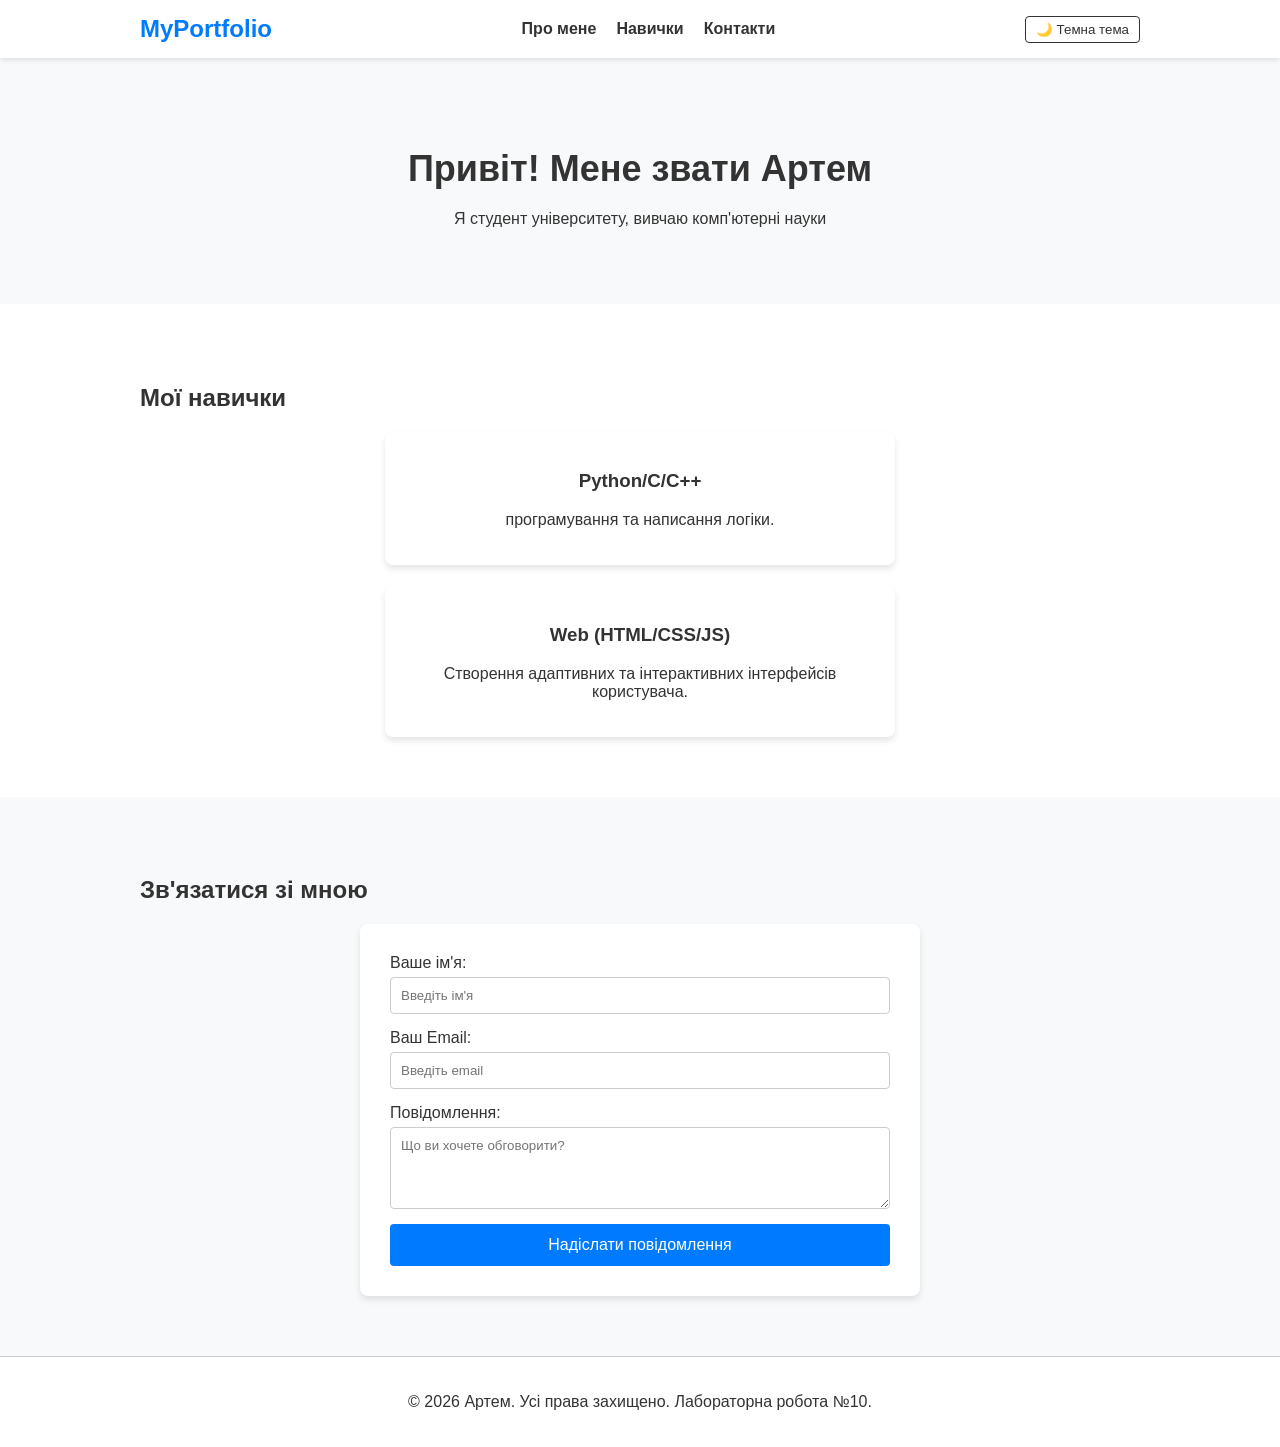
<file: lab10/index.html>
<!DOCTYPE html>
<html lang="uk">
<head>
    <meta charset="UTF-8">
    <meta name="viewport" content="width=device-width, initial-scale=1.0">
    <title>Лабораторна 10</title>
    <link rel="stylesheet" href="styles.css">
</head>
<body>
    <header>
        <div class="container header-container">
            <div class="logo">MyPortfolio</div>
            <nav>
                <ul>
                    <li><a href="#about">Про мене</a></li>
                    <li><a href="#skills">Навички</a></li>
                    <li><a href="#contact">Контакти</a></li>
                </ul>
            </nav>
            <button id="theme-toggle">🌙 Темна тема</button>
        </div>
    </header>

    <main>
        <section id="about" class="hero">
            <div class="container">
                <h1>Привіт! Мене звати Артем</h1>
                <p>Я студент університету, вивчаю комп'ютерні науки</p>
            </div>
        </section>

        <section id="skills" class="skills-section">
            <div class="container">
                <h2>Мої навички</h2>
                <div class="skills-grid">
                    <div class="skill-card">
                        <h3>Python/C/C++</h3>
                        <p>програмування та написання логіки.</p>
                    </div>
                    <div class="skill-card">
                        <h3>Web (HTML/CSS/JS)</h3>
                        <p>Створення адаптивних та інтерактивних інтерфейсів користувача.</p>
                    </div>
                </div>
            </div>
        </section>

        <section id="contact" class="contact-section">
            <div class="container">
                <h2>Зв'язатися зі мною</h2>
                <form id="contact-form">
                    <div class="form-group">
                        <label for="name">Ваше ім'я:</label>
                        <input type="text" id="name" placeholder="Введіть ім'я">
                    </div>
                    <div class="form-group">
                        <label for="email">Ваш Email:</label>
                        <input type="email" id="email" placeholder="Введіть email">
                    </div>
                    <div class="form-group">
                        <label for="message">Повідомлення:</label>
                        <textarea id="message" rows="4" placeholder="Що ви хочете обговорити?"></textarea>
                    </div>
                    <button type="submit" class="btn-submit">Надіслати повідомлення</button>
                </form>
            </div>
        </section>
    </main>

    <footer>
        <div class="container">
            <p>&copy; 2026 Артем. Усі права захищено. Лабораторна робота №10.</p>
        </div>
    </footer>

    <script src="script.js"></script>
</body>
</html>
</file>
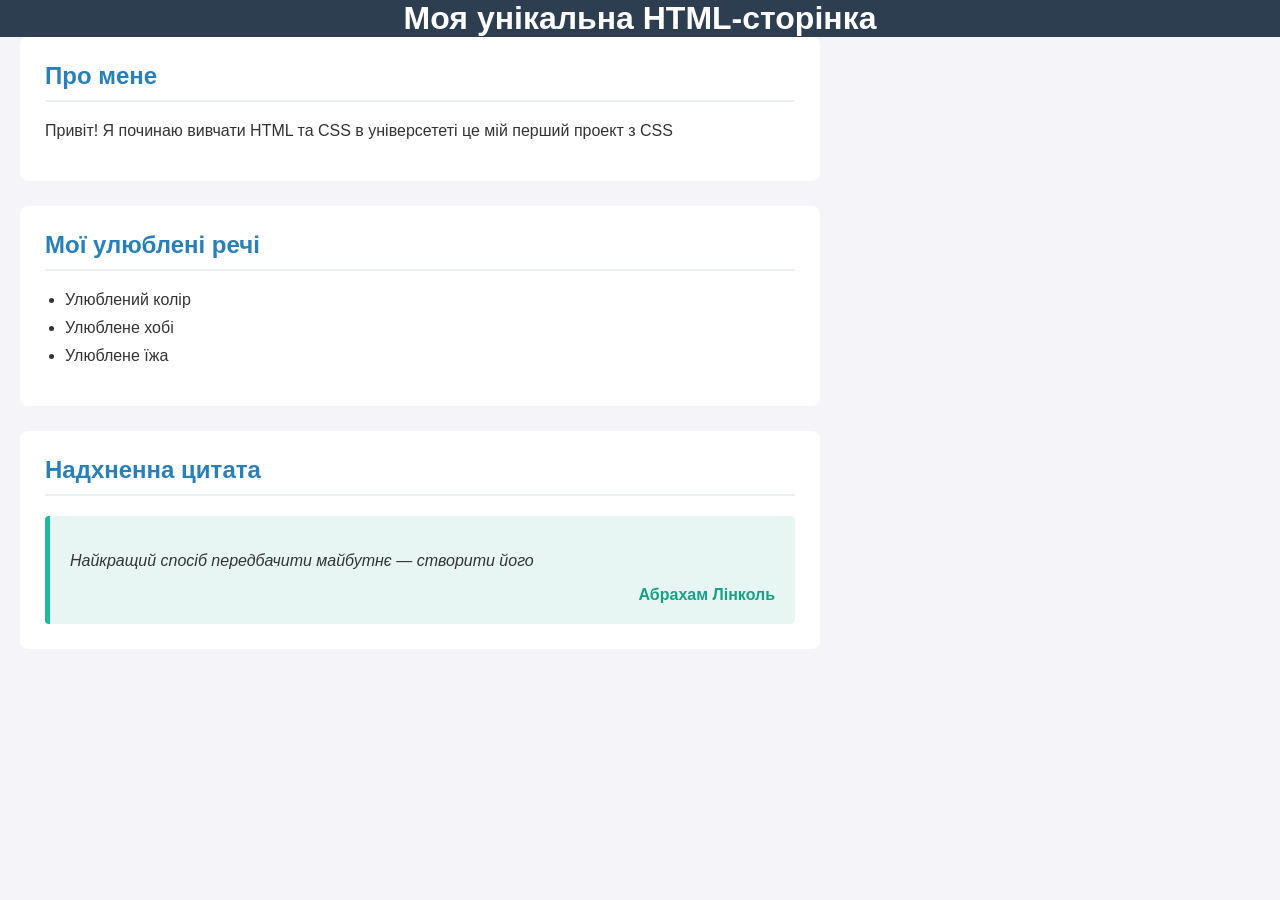
<file: lab2/index.html>
<!DOCTYPE html>
<html lang="uk"></html>

<html>
    <head>
        
        <meta charset="UTF-8">
        <meta name="viewport" content="width=device-width, initial-scale=1.0">
        <title>Лабораторна робота 2</title>
        <link rel="stylesheet" href="styles.css">
    </head>
    <body>
        <header>
             <h1>Моя унікальна HTML-сторінка</h1>
        </header>
    <main>
        <section>
            <h2>Про мене</h2>
            <p>Привіт! Я починаю вивчати HTML та CSS в універсететі це мій перший проект з CSS</p>
        </section>
        <section>
            <h2>Мої улюблені речі</h2>
            <ul>
                <li>Улюблений колір</li>
                <li>Улюблене хобі</li>
                <li>Улюблене їжа</li>
            </ul>
        </section>
        <section>
            <h2>Надхненна цитата</h2>
            <figure>
                <blockquote>
                    <p>Найкращий спосіб передбачити майбутнє — створити його</p>
                </blockquote>
                <figcaption>Абрахам Лінколь</figcaption>
            </figure>
        </section>
</main>
</body>
</html>
</file>
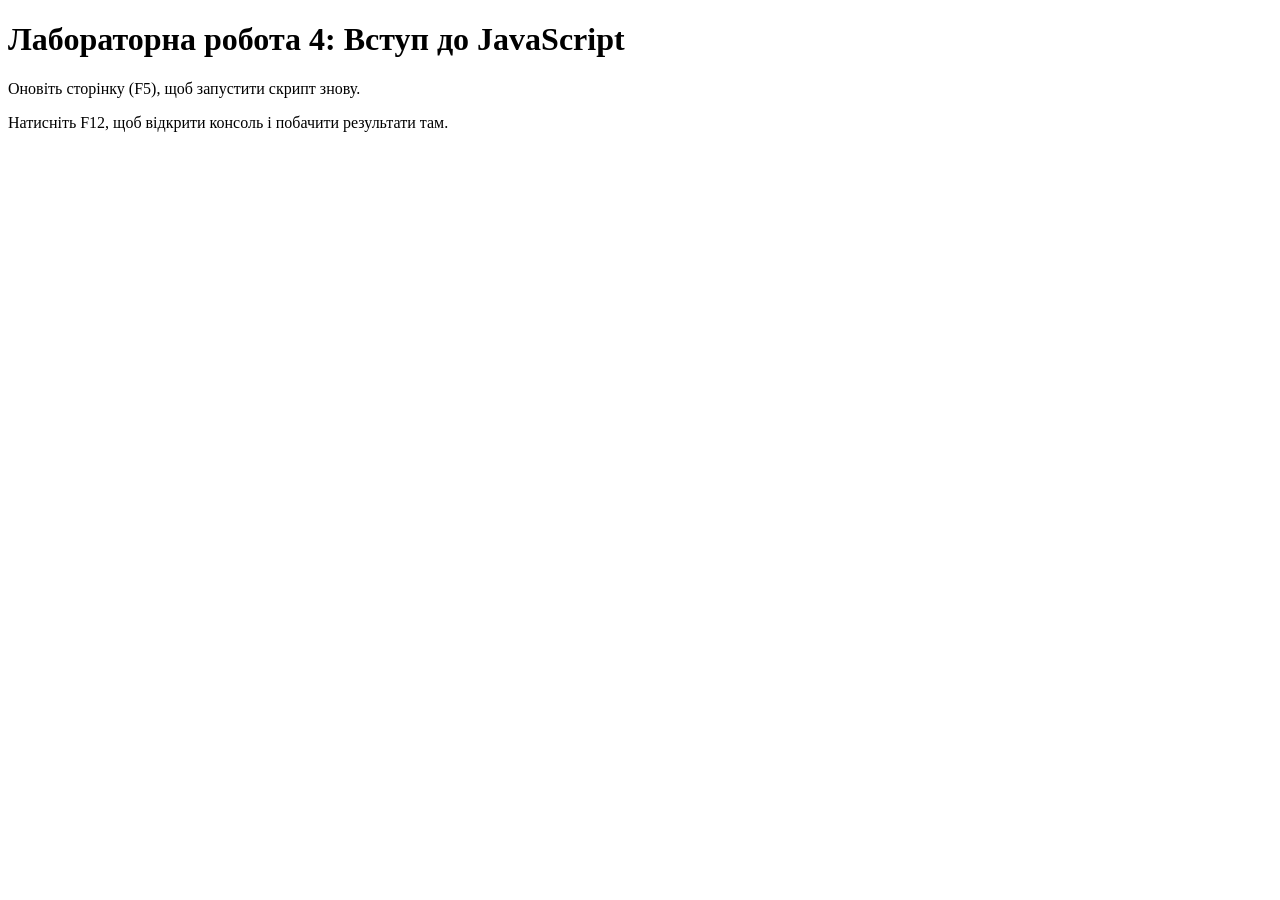
<file: lab4/index.html>
<!DOCTYPE html>
<html lang="uk">
<head>
    <meta charset="UTF-8">
    <meta name="viewport" content="width=device-width, initial-scale=1.0">
    <title>Лабораторна робота 4: Вступ до JavaScript</title>
</head>
<body>
    <h1>Лабораторна робота 4: Вступ до JavaScript</h1>
    <p>Оновіть сторінку (F5), щоб запустити скрипт знову.</p>
    <p>Натисніть F12, щоб відкрити консоль і побачити результати там.</p>

    <script>
        // --- Завдання 1: Привітання користувача ---
        let userName = prompt("Введіть ваше ім'я:");
        let greeting = "Привіт, " + userName + "! Радий тебе бачити!";
        alert(greeting);
        console.log(greeting);

        // --- Завдання 2: Проста арифметика (Непарний варіант) ---
        let num1 = parseFloat(prompt("Введіть перше число:"));
        let num2 = parseFloat(prompt("Введіть друге число:"));
        let product = num1 * num2;
        let quotient = num1 / num2;
        alert("Добуток: " + product + "\nЧастка: " + quotient);
        console.log("Добуток: " + product);
        console.log("Частка: " + quotient);


        // --- Завдання 3: Вік користувача ---
        console.log("Завдання 3.");
        let birthYear = parseInt(prompt("Введіть ваш рік народження:"));
        let currentYear = 2026;
        let userAge = currentYear - birthYear; 
        const myAge = 19; 
        let ageDiff = Math.abs(userAge - myAge); 
        if (userAge > myAge) {
            alert("Ваш вік: " + userAge + " років.\nКористувач старший на " + ageDiff + " років.");
        } else if (userAge < myAge) {
            alert("Ваш вік: " + userAge + " років.\nКористувач молодший на " + ageDiff + " років.");
        } else {
            alert("Ваш вік: " + userAge + " років.\nМи однолітки!");
        }

    </script>
</body>
</html>
</file>
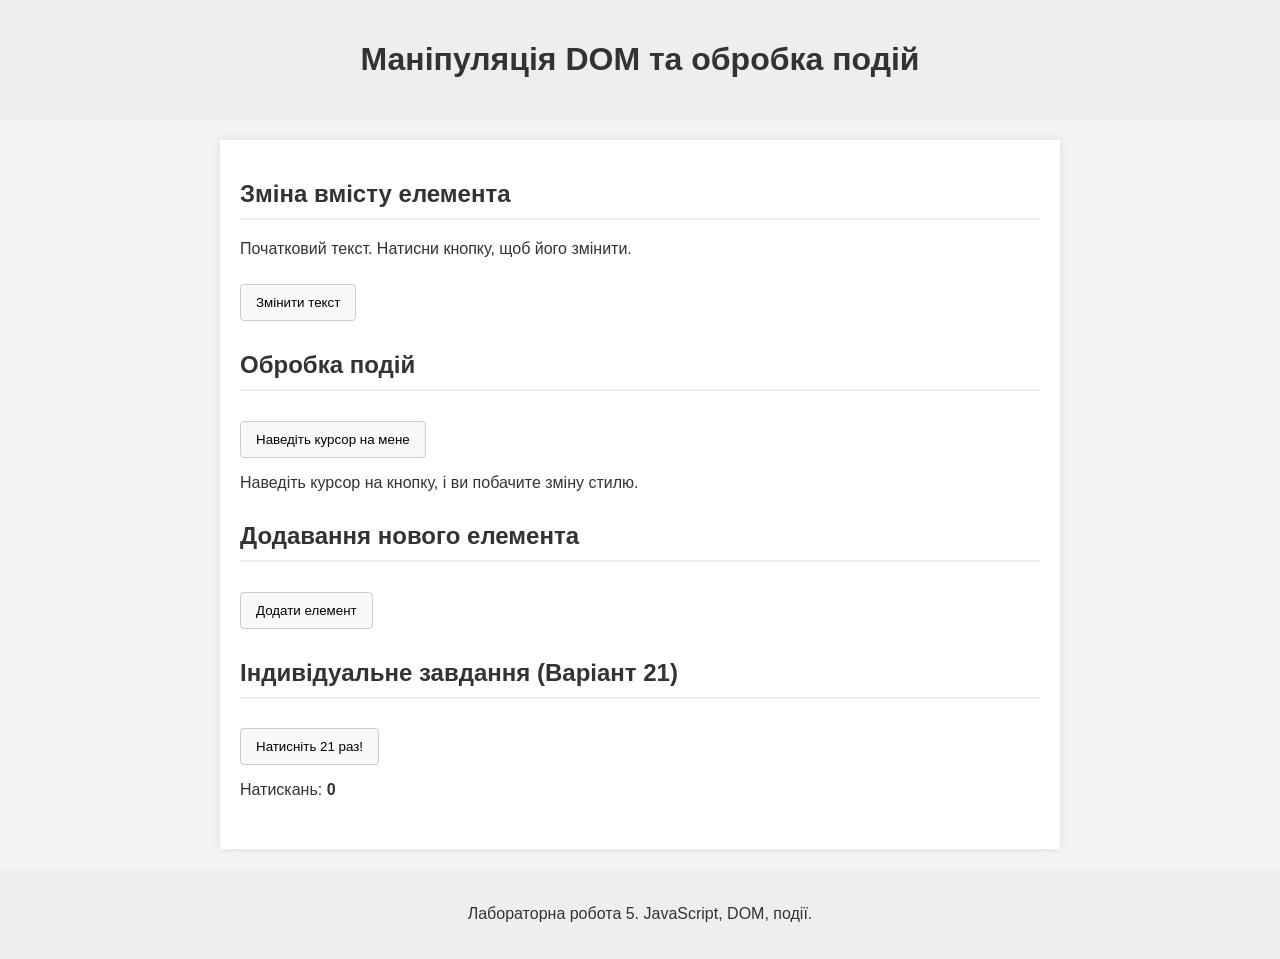
<file: lab5/index.html>
<!DOCTYPE html>
<html lang="uk">
<head>
    <meta charset="UTF-8">
    <meta name="viewport" content="width=device-width, initial-scale=1.0">
    <title>Лабораторна робота 5</title>
    <link rel="stylesheet" href="styles.css">
</head>
<body>
    <header>
        <h1>Маніпуляція DOM та обробка подій</h1>
    </header>

    <main>
        <section>
            <h2>Зміна вмісту елемента</h2>
            <p id="text-to-change">Початковий текст. Натисни кнопку, щоб його змінити.</p>
            <button id="btn-change-text">Змінити текст</button>
        </section>

        <section>
            <h2>Обробка подій</h2>
            <button id="hover-btn" class="hover-btn">Наведіть курсор на мене</button>
            <p id="hover-text">Наведіть курсор на кнопку, і ви побачите зміну стилю.</p>
        </section>

        <section>
            <h2>Додавання нового елемента</h2>
            <button id="btn-add-element">Додати елемент</button>
            <div id="elements-container"></div>
        </section>

        <section>
            <h2>Індивідуальне завдання (Варіант 21)</h2>
            <button id="btn-variant">Натисніть 21 раз!</button>
            <p>Натискань: <strong id="click-counter">0</strong></p>
        </section>
    </main>

    <footer>
        <p>Лабораторна робота 5. JavaScript, DOM, події.</p>
    </footer>

    <script src="script.js"></script>
</body>
</html>
</file>
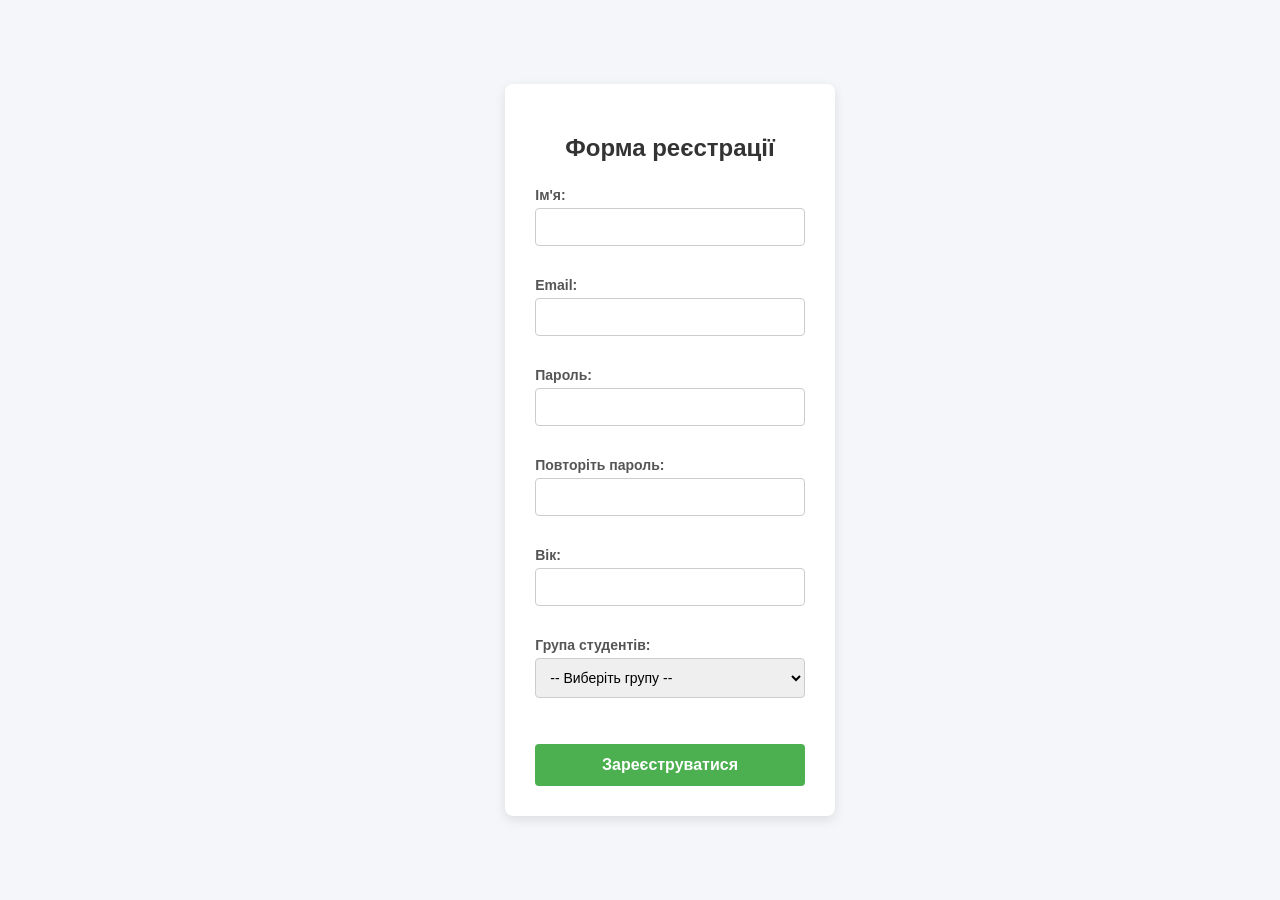
<file: lab6/index.html>
<!DOCTYPE html>
<html lang="uk">
<head>
    <meta charset="UTF-8">
    <meta name="viewport" content="width=device-width, initial-scale=1.0">
    <title>Лабораторна робота 6</title>
    <link rel="stylesheet" href="styles.css">
</head>
<body>
    <main>
        <div class="form-container">
            <h2>Форма реєстрації</h2>
            <form id="registration-form">
                <div class="form-group">
                    <label for="username">Ім'я:</label>
                    <input type="text" id="username" name="username">
                    <span class="error-message" id="username-error"></span>
                </div>

                <div class="form-group">
                    <label for="email">Email:</label>
                    <input type="text" id="email" name="email">
                    <span class="error-message" id="email-error"></span>
                </div>

                <div class="form-group">
                    <label for="password">Пароль:</label>
                    <input type="password" id="password" name="password">
                    <span class="error-message" id="password-error"></span>
                </div>

                <div class="form-group">
                    <label for="confirm-password">Повторіть пароль:</label>
                    <input type="password" id="confirm-password" name="confirm-password">
                    <span class="error-message" id="confirm-password-error"></span>
                </div>

                <div class="form-group">
                    <label for="age">Вік:</label>
                    <input type="number" id="age" name="age">
                    <span class="error-message" id="age-error"></span>
                </div>

                <div class="form-group">
                    <label for="student-group">Група студентів:</label>
                    <select id="student-group" name="student-group">
                        <option value="">-- Виберіть групу --</option>
                        <option value="IT-101">ІТ-101</option>
                        <option value="IT-102">ІТ-102</option>
                        <option value="IT-103">ІТ-103</option>
                        <option value="IT-104">ІТ-104</option>
                    </select>
                    <span class="error-message" id="group-error"></span>
                </div>

                <button type="submit">Зареєструватися</button>
            </form>
        </div>
    </main>

    <script src="script.js"></script>
</body>
</html>
</file>
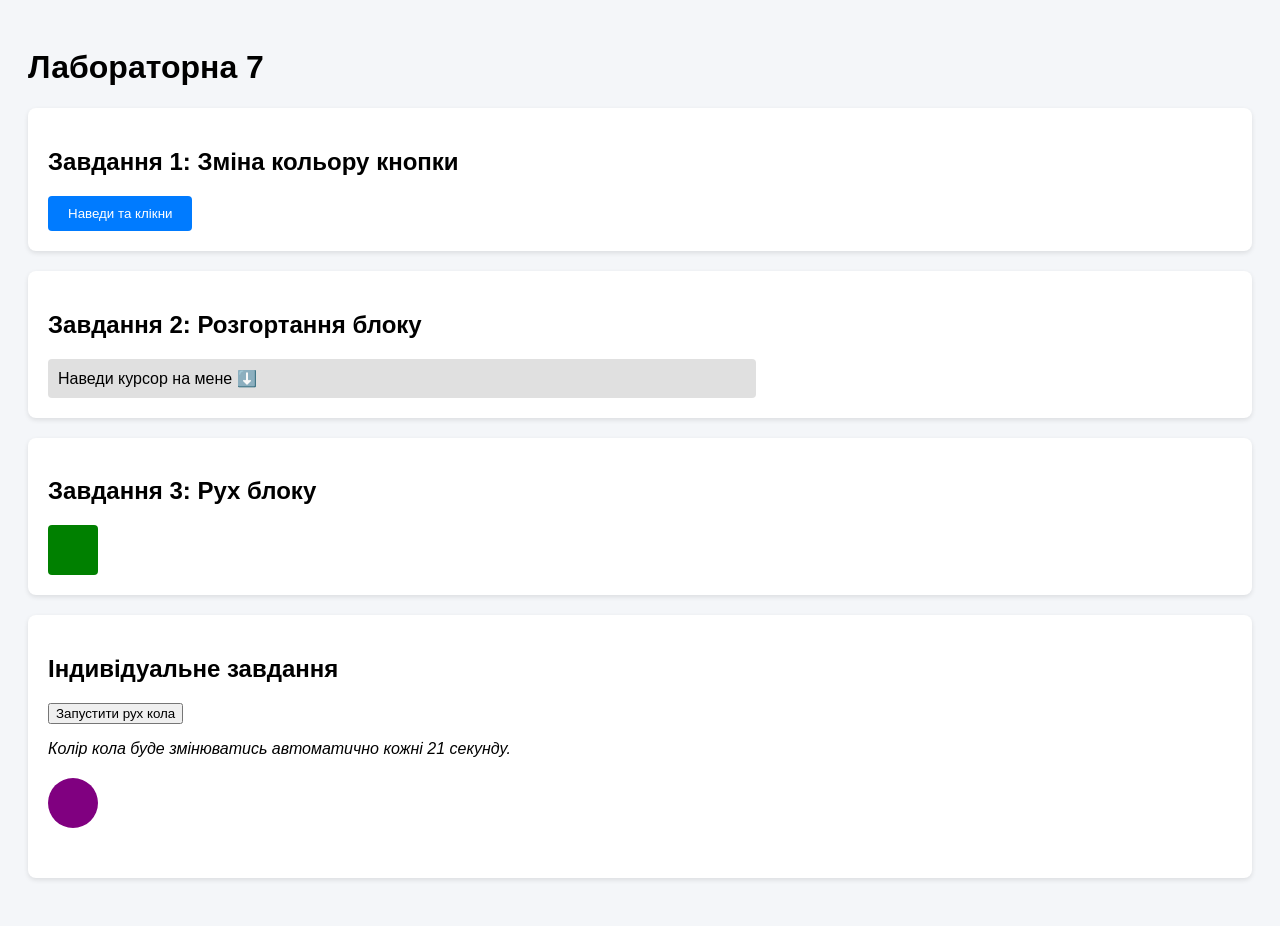
<file: lab7/index.html>
<!DOCTYPE html>
<html lang="uk">
<head>
    <meta charset="UTF-8">
    <meta name="viewport" content="width=device-width, initial-scale=1.0">
    <title>Лабораторна 7</title>
    <link rel="stylesheet" href="styles.css">
</head>
<body>
    <main>
        <h1>Лабораторна 7</h1>

        <section>
            <h2>Завдання 1: Зміна кольору кнопки</h2>
            <button class="button">Наведи та клікни</button>
        </section>

        <section>
            <h2>Завдання 2: Розгортання блоку</h2>
            <div class="content-wrapper">
                Наведи курсор на мене ⬇️
                <div class="content">
                    <p>Це прихований текст! Він плавно з'являється завдяки зміні max-height та CSS-переходам.</p>
                </div>
            </div>
        </section>

        <section>
            <h2>Завдання 3: Рух блоку</h2>
            <div class="box"></div>
        </section>

        <section>
            <h2>Індивідуальне завдання</h2>
            <button id="start-animation">Запустити рух кола</button>
            <p><em>Колір кола буде змінюватись автоматично кожні 21 секунду.</em></p>
            <div class="circle-container">
                <div class="circle" id="circle"></div>
            </div>
        </section>
    </main>

    <script src="script.js"></script>
</body>
</html>
</file>
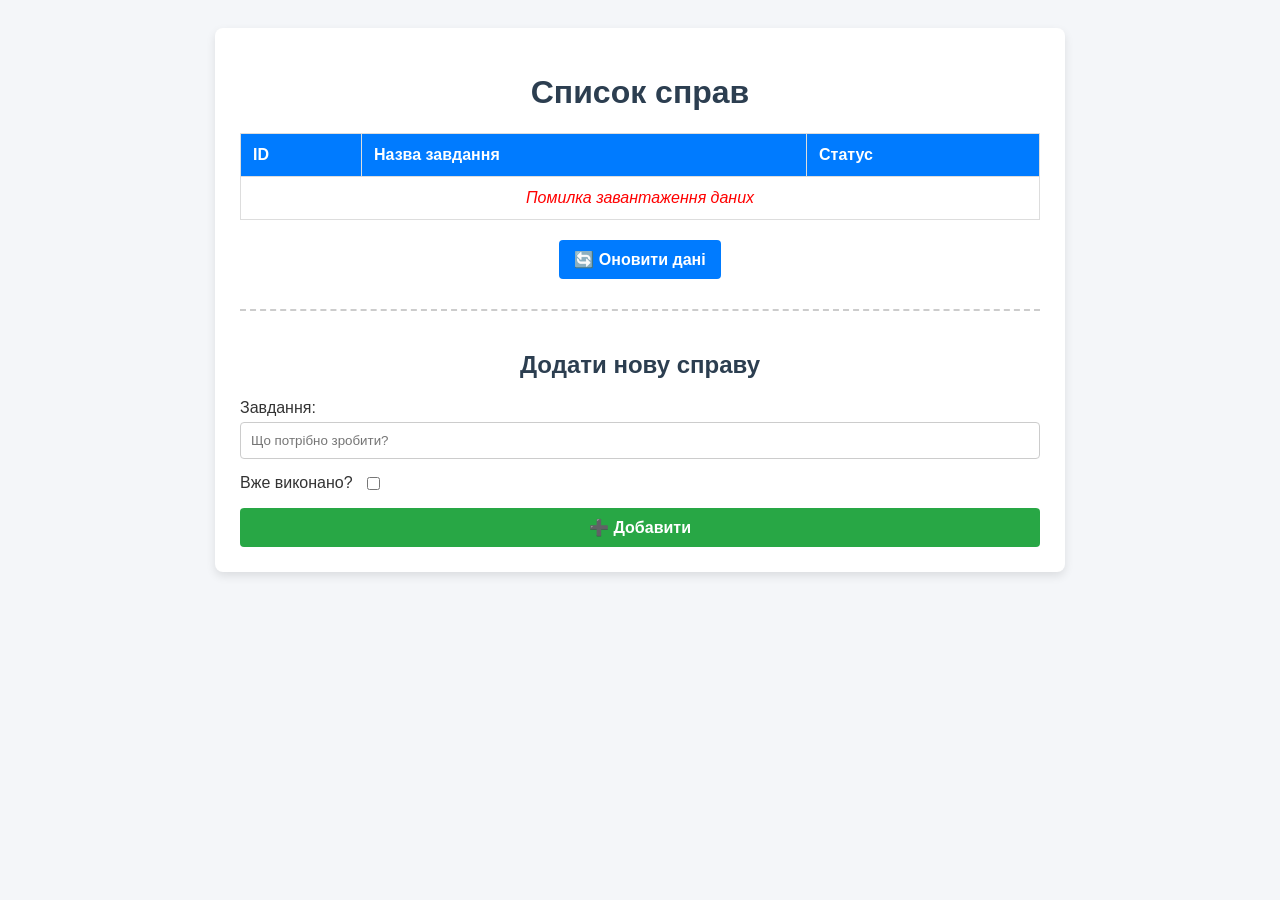
<file: lab8/index.html>
<!DOCTYPE html>
<html lang="uk">
<head>
    <meta charset="UTF-8">
    <meta name="viewport" content="width=device-width, initial-scale=1.0">
    <title>Лабораторна 8</title>
    <link rel="stylesheet" href="styles.css">
</head>
<body>
    <div class="container">
        <h1>Список справ</h1>
        
        <table id="todo-table">
            <thead>
                <tr>
                    <th>ID</th>
                    <th>Назва завдання</th>
                    <th>Статус</th>
                </tr>
            </thead>
            <tbody id="todo-body">
                <tr><td colspan="3" class="loading">Завантаження даних...</td></tr>
            </tbody>
        </table>
        
        <button id="btn-refresh" class="btn-primary">🔄 Оновити дані</button>

        <div class="add-form-container">
            <h2>Додати нову справу</h2>
            <form id="add-todo-form">
                <div class="form-group">
                    <label for="todo-title">Завдання:</label>
                    <input type="text" id="todo-title" placeholder="Що потрібно зробити?" required>
                </div>
                
                <div class="form-group checkbox-group">
                    <label for="todo-status">Вже виконано?</label>
                    <input type="checkbox" id="todo-status">
                </div>
                
                <button type="submit" class="btn-success">➕ Добавити</button>
            </form>
        </div>
    </div>

    <script src="script.js"></script>
</body>
</html>
</file>
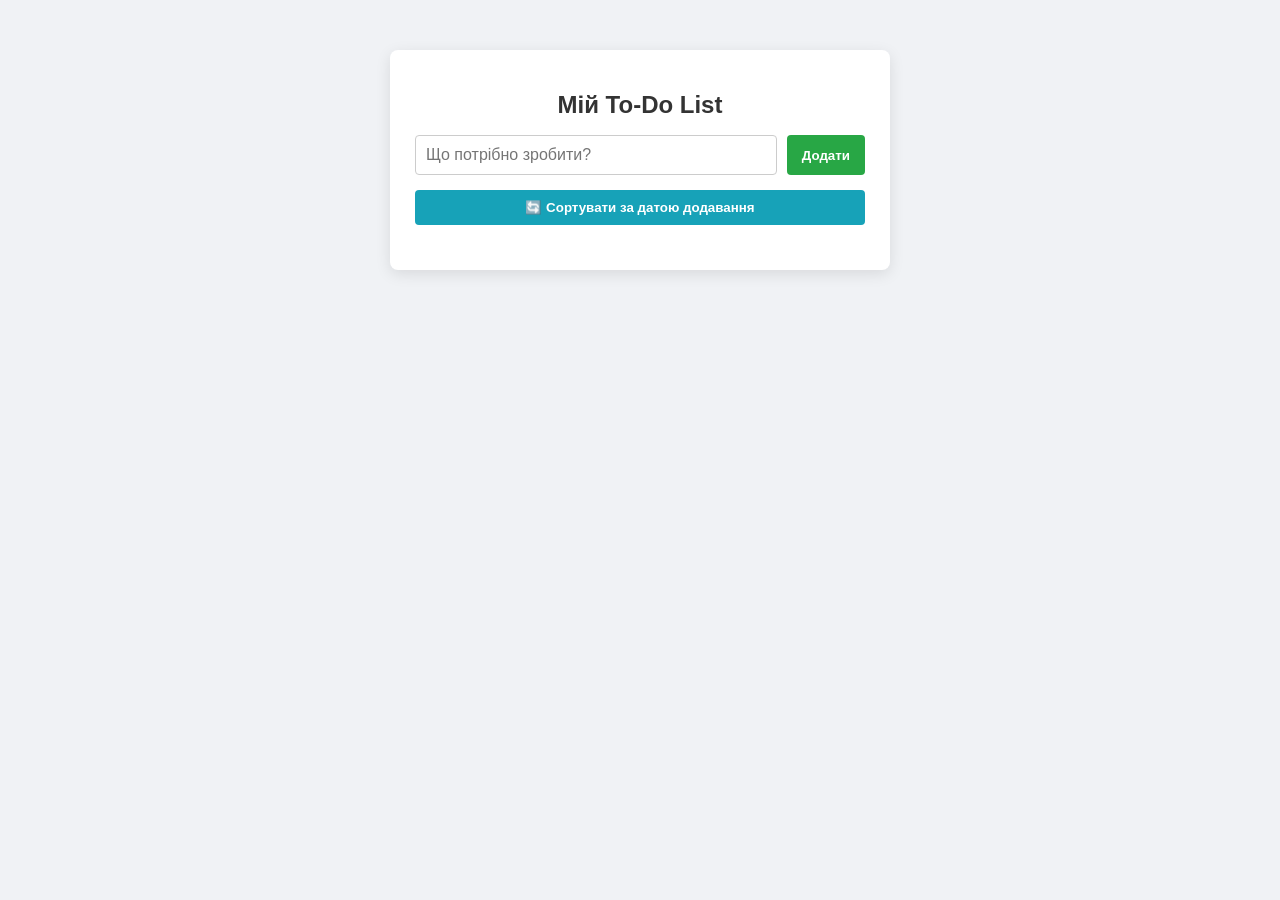
<file: lab9/index.html>
<!DOCTYPE html>
<html lang="uk">
<head>
    <meta charset="UTF-8">
    <meta name="viewport" content="width=device-width, initial-scale=1.0">
    <title>Лабораторна 9</title>
    <link rel="stylesheet" href="styles.css">
</head>
<body>
    <div class="todo-container">
        <h1>Мій To-Do List</h1>
        
        <div class="input-section">
            <input type="text" id="task-input" placeholder="Що потрібно зробити?">
            <button id="add-btn">Додати</button>
        </div>

        <div class="controls-section">
            <button id="sort-btn">🔄 Сортувати за датою додавання</button>
        </div>

        <ul id="task-list"></ul>
    </div>

    <script src="script.js"></script>
</body>
</html>
</file>
<file: lab10/styles.css>
html {
    scroll-behavior: smooth;
}
:root {
    --bg-color: #ffffff;
    --text-color: #333333;
    --primary-color: #007bff;
    --section-bg: #f8f9fa;
    --card-bg: #ffffff;
}
body.dark-mode {
    --bg-color: #121212;
    --text-color: #f1f1f1;
    --primary-color: #4dabf7;
    --section-bg: #1e1e1e;
    --card-bg: #2d2d2d;
}
body {
    font-family: Arial, sans-serif;
    margin: 0;
    padding: 0;
    background-color: var(--bg-color);
    color: var(--text-color);
    transition: background-color 0.3s, color 0.3s;
}
.container {
    max-width: 1000px;
    margin: 0 auto;
    padding: 0 20px;
}
header {
    background-color: var(--card-bg);
    box-shadow: 0 2px 5px rgba(0,0,0,0.1);
    position: sticky;
    top: 0;
    z-index: 1000;
}
.header-container {
    display: flex;
    justify-content: space-between;
    align-items: center;
    padding: 15px 20px;
}
.logo {
    font-size: 24px;
    font-weight: bold;
    color: var(--primary-color);
}
nav ul {
    list-style: none;
    display: flex;
    gap: 20px;
    margin: 0;
    padding: 0;
}
nav a {
    text-decoration: none;
    color: var(--text-color);
    font-weight: bold;
    transition: color 0.3s;
}
nav a:hover {
    color: var(--primary-color);
}
#theme-toggle {
    background: none;
    border: 1px solid var(--text-color);
    color: var(--text-color);
    padding: 5px 10px;
    border-radius: 4px;
    cursor: pointer;
}
section {
    padding: 60px 0;
}

.hero {
    text-align: center;
    background-color: var(--section-bg);
}

.hero h1 {
    font-size: 36px;
    margin-bottom: 20px;
}
.skills-grid {
    display: flex;
    flex-wrap: wrap;
    gap: 20px;
    justify-content: center;
}
.skill-card {
    background-color: var(--card-bg);
    padding: 20px;
    border-radius: 8px;
    box-shadow: 0 4px 6px rgba(0,0,0,0.1);
    width: calc(50% - 30px);
    text-align: center;
}
.contact-section {
    background-color: var(--section-bg);
}

form {
    max-width: 500px;
    margin: 0 auto;
    background: var(--card-bg);
    padding: 30px;
    border-radius: 8px;
    box-shadow: 0 4px 6px rgba(0,0,0,0.1);
}

.form-group {
    margin-bottom: 15px;
    display: flex;
    flex-direction: column;
}

input, textarea {
    padding: 10px;
    border: 1px solid #ccc;
    border-radius: 4px;
    margin-top: 5px;
    font-family: inherit;
}

.btn-submit {
    width: 100%;
    padding: 12px;
    background-color: var(--primary-color);
    color: white;
    border: none;
    border-radius: 4px;
    cursor: pointer;
    font-size: 16px;
}

footer {
    text-align: center;
    padding: 20px 0;
    background-color: var(--card-bg);
    border-top: 1px solid #ccc;
}
</file>
<file: lab2/styles.css>
body {
    font-family: Tahoma, Verdana, sans-serif;
    background-color: #f4f4f9; 
    color: #333333; 
    margin: 0;
    padding: 0;

}

header {
    background-color: #2c3e50;
    color: #ffffff; 
    text-align: center; 
    padding:  0; 
    margin-bottom: 0; /
}

header h1 {
    margin: 0; 
}


main {
    max-width: 800px; 
    padding: 0 20px; 
}


section {
    background-color: #ffffff;
    padding: 25px; 
    margin-bottom: 25px; 
    border-radius: 8px; 
}


h2 {
    color: #2980b9; 
    border-bottom: 2px solid #ecf0f1;
    padding-bottom: 10px;
    margin-top: 0;
}

ul {
    padding-left: 20px;
}

li {
    margin-bottom: 10px;
}

figure {
    margin: 0;
    padding: 20px;
    background-color: #e8f6f3; 
    border-left: 5px solid #1abc9c; 
    border-radius: 4px;
}

blockquote {
    margin: 0;
    font-style: italic; 
}

figcaption {
    margin-top: 15px;
    font-weight: bold;
    color: #16a085;
    text-align: right; 
}
</file>
<file: lab5/styles.css>
/* Базові стилі */
body {
    font-family: Arial, sans-serif;
    margin: 0;
    padding: 0;
    background-color: #f4f4f4;
    color: #333;
}

header, footer {
    background-color: #eee;
    text-align: center;
    padding: 20px;
}

main {
    max-width: 800px;
    margin: 20px auto;
    padding: 20px;
    background: white;
    box-shadow: 0 0 10px rgba(0,0,0,0.1);
}

section {
    margin-bottom: 30px;
}

h2 {
    border-bottom: 2px solid #eee;
    padding-bottom: 10px;
}

/*Стилізація кнопки */
button {
    padding: 10px 15px;
    margin-top: 10px;
    cursor: pointer;
    border: 1px solid #ccc;
    background-color: #f9f9f9;
    border-radius: 4px;
    transition: all 0.3s ease;
}

button:hover {
    background-color: #e9e9e9;
}

.new-item {
    padding: 10px;
    margin-top: 5px;
    border: 1px solid #333;
    background-color: #fff;
}
</file>
<file: lab6/styles.css>
/* Базове обнулення та фон */
body {
    font-family: Arial, sans-serif;
    background-color: #f4f6f9;
    margin: 0;
    padding: 0;
    display: flex;
    justify-content: center;
    align-items: center;
    height: 100vh;
}

/* Контейнер форми */
.form-container {
    background-color: #fff;
    padding: 30px;
    border-radius: 8px;
    box-shadow: 0 4px 12px rgba(0, 0, 0, 0.1);
    width: 100%;
    max-width: 400px;
}

h2 {
    text-align: center;
    color: #333;
    margin-bottom: 25px;
}

.form-group {
    margin-bottom: 12px;
    display: flex;
    flex-direction: column;
}

label {
    font-weight: bold;
    margin-bottom: 5px;
    color: #555;
    font-size: 14px;
}

input, select {
    padding: 10px;
    border: 1px solid #ccc;
    border-radius: 4px;
    font-size: 14px;
    outline: none;
    transition: border-color 0.3s;
}

input:focus, select:focus {
    border-color: #4CAF50;
}

/* Кнопка відправки */
button {
    width: 100%;
    padding: 12px;
    background-color: #4CAF50;
    color: white;
    border: none;
    border-radius: 4px;
    font-size: 16px;
    font-weight: bold;
    cursor: pointer;
    margin-top: 15px;
    transition: background-color 0.3s;
}

button:hover {
    background-color: #45a049;
}

.error-message {
    color: #d32f2f;
    font-size: 12px;
    margin-top: 4px;
    min-height: 15px;
}
</file>
<file: lab7/styles.css>
body {
    font-family: Arial, sans-serif;
    padding: 20px;
    background-color: #f4f6f9;
}

section {
    background: #fff;
    padding: 20px;
    margin-bottom: 20px;
    border-radius: 8px;
    box-shadow: 0 2px 5px rgba(0,0,0,0.1);
}

.button {
    padding: 10px 20px;
    background-color: #007bff;
    color: white;
    border: none;
    cursor: pointer;
    border-radius: 4px;
    transition: background-color 0.5s ease;
}

.button:hover {
    background-color: #ff5722;
}

.button:active {
    transform: scale(0.9);
    transition: transform 0.1s;
}
.content-wrapper {
    display: inline-block;
    padding: 10px;
    background: #e0e0e0;
    cursor: pointer;
    border-radius: 4px;
}

.content {
    max-height: 0;
    overflow: hidden;
    background: #d4edda;
    transition: max-height 0.5s ease-in-out;
}

.content-wrapper:hover .content {
    max-height: 150px;
    margin-top: 10px;
}

.content p {
    padding: 10px;
    margin: 0;
}
.box {
    width: 50px;
    height: 50px;
    background-color: green;
    border-radius: 4px;
    animation: moveBox 2s linear infinite alternate;
}

@keyframes moveBox {
    0% { transform: translateX(0); }
    100% { transform: translateX(200px); }
}

.circle-container {
    width: 100%;
    height: 80px;
    margin-top: 20px;
}

.circle {
    width: 50px;
    height: 50px;
    background-color: purple;
    border-radius: 50%;
    transition: background-color 0.3s ease; 
}

.circle.animate {
    animation: moveCircle 4.2s ease-in-out infinite alternate;
}

@keyframes moveCircle {
    0% { transform: translateX(0); }
    100% { transform: translateX(300px); }
}
</file>
<file: lab8/styles.css>
body {
    font-family: Arial, sans-serif;
    background-color: #f4f6f9;
    color: #333;
    padding: 20px;
    display: flex;
    justify-content: center;
}

.container {
    width: 100%;
    max-width: 800px;
    background: #fff;
    padding: 25px;
    border-radius: 8px;
    box-shadow: 0 4px 10px rgba(0,0,0,0.1);
}

h1, h2 {
    text-align: center;
    color: #2c3e50;
}

table {
    width: 100%;
    border-collapse: collapse;
    margin-bottom: 20px;
}

th, td {
    padding: 12px;
    border: 1px solid #ddd;
    text-align: left;
}

th {
    background-color: #007bff;
    color: white;
}

tr:nth-child(even) {
    background-color: #f9f9f9;
}

.loading {
    text-align: center;
    font-style: italic;
    color: #888;
}

button {
    padding: 10px 15px;
    border: none;
    border-radius: 4px;
    cursor: pointer;
    font-size: 16px;
    font-weight: bold;
    transition: background 0.3s;
}

.btn-primary {
    background-color: #007bff;
    color: white;
    display: block;
    margin: 0 auto;
}
.btn-primary:hover { background-color: #0056b3; }

.btn-success {
    background-color: #28a745;
    color: white;
    width: 100%;
}
.btn-success:hover { background-color: #218838; }

.add-form-container {
    margin-top: 30px;
    padding-top: 20px;
    border-top: 2px dashed #ccc;
}

.form-group {
    margin-bottom: 15px;
    display: flex;
    flex-direction: column;
}

.checkbox-group {
    flex-direction: row;
    align-items: center;
    gap: 10px;
}

input[type="text"] {
    padding: 10px;
    border: 1px solid #ccc;
    border-radius: 4px;
    margin-top: 5px;
}
</file>
<file: lab9/styles.css>
body {
    font-family: Arial, sans-serif;
    background-color: #f0f2f5;
    display: flex;
    justify-content: center;
    padding-top: 50px;
    margin: 0;
}

.todo-container {
    background: #fff;
    padding: 25px;
    border-radius: 8px;
    box-shadow: 0 4px 15px rgba(0,0,0,0.1);
    width: 100%;
    max-width: 450px;
}

h1 {
    text-align: center;
    color: #333;
    font-size: 24px;
}

.input-section {
    display: flex;
    gap: 10px;
    margin-bottom: 15px;
}

input[type="text"] {
    flex: 1;
    padding: 10px;
    border: 1px solid #ccc;
    border-radius: 4px;
    font-size: 16px;
}

button {
    padding: 10px 15px;
    border: none;
    border-radius: 4px;
    cursor: pointer;
    font-weight: bold;
    transition: background 0.3s;
}

#add-btn {
    background-color: #28a745;
    color: white;
}

#add-btn:hover { background-color: #218838; }

.controls-section {
    margin-bottom: 20px;
    text-align: center;
}

#sort-btn {
    background-color: #17a2b8;
    color: white;
    width: 100%;
}

#sort-btn:hover { background-color: #138496; }

/* Стилі для списку завдань */
ul {
    list-style: none;
    padding: 0;
    margin: 0;
}

li {
    background: #f9f9f9;
    padding: 12px;
    border-bottom: 1px solid #ddd;
    display: flex;
    align-items: center;
    gap: 10px;
    border-radius: 4px;
    margin-bottom: 8px;
}

li.completed .task-text {
    text-decoration: line-through;
    color: #888;
}

.task-text {
    flex: 1;
    word-break: break-word;
}

.delete-btn {
    background-color: #dc3545;
    color: white;
    padding: 5px 10px;
    font-size: 12px;
}

.delete-btn:hover { background-color: #c82333; }
</file>
